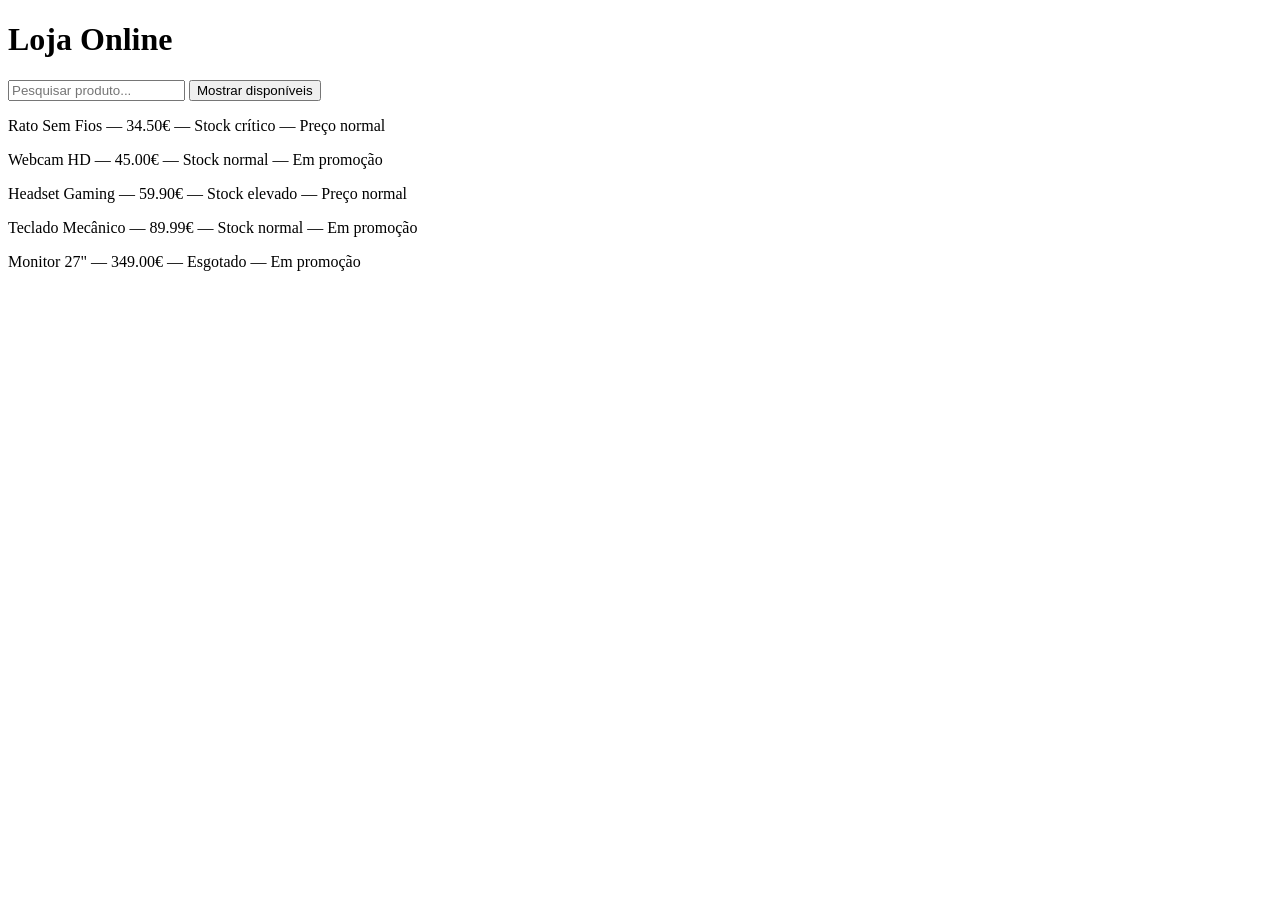
<file: F00_Revisão Diagnóstica/index.html>
<!doctype html>
<html lang="pt">
  <head>
    <meta charset="UTF-8" />
    <meta
      name="viewport"
      content="width=device-width, initial-scale=1.0"
    />
    <title>Loja Online</title>

    <script defer src="script.js"></script>
  </head>
  <body>
    <!-- Exercício 10 -->
    <h1>Loja Online</h1>

    <!-- Exercício 14: campo de pesquisa (colocado antes do botão para ordem de leitura natural) -->
    <input
      type="text"
      id="filtro-nome"
      placeholder="Pesquisar produto..."
    />

    <!-- Exercício 10 -->
    <button
      type="button"
      id="btn-disponiveis"
    >
      Mostrar disponíveis
    </button>

    <!-- Exercício 10 -->
    <div id="lista-produtos"></div>
  </body>
</html>
</file>
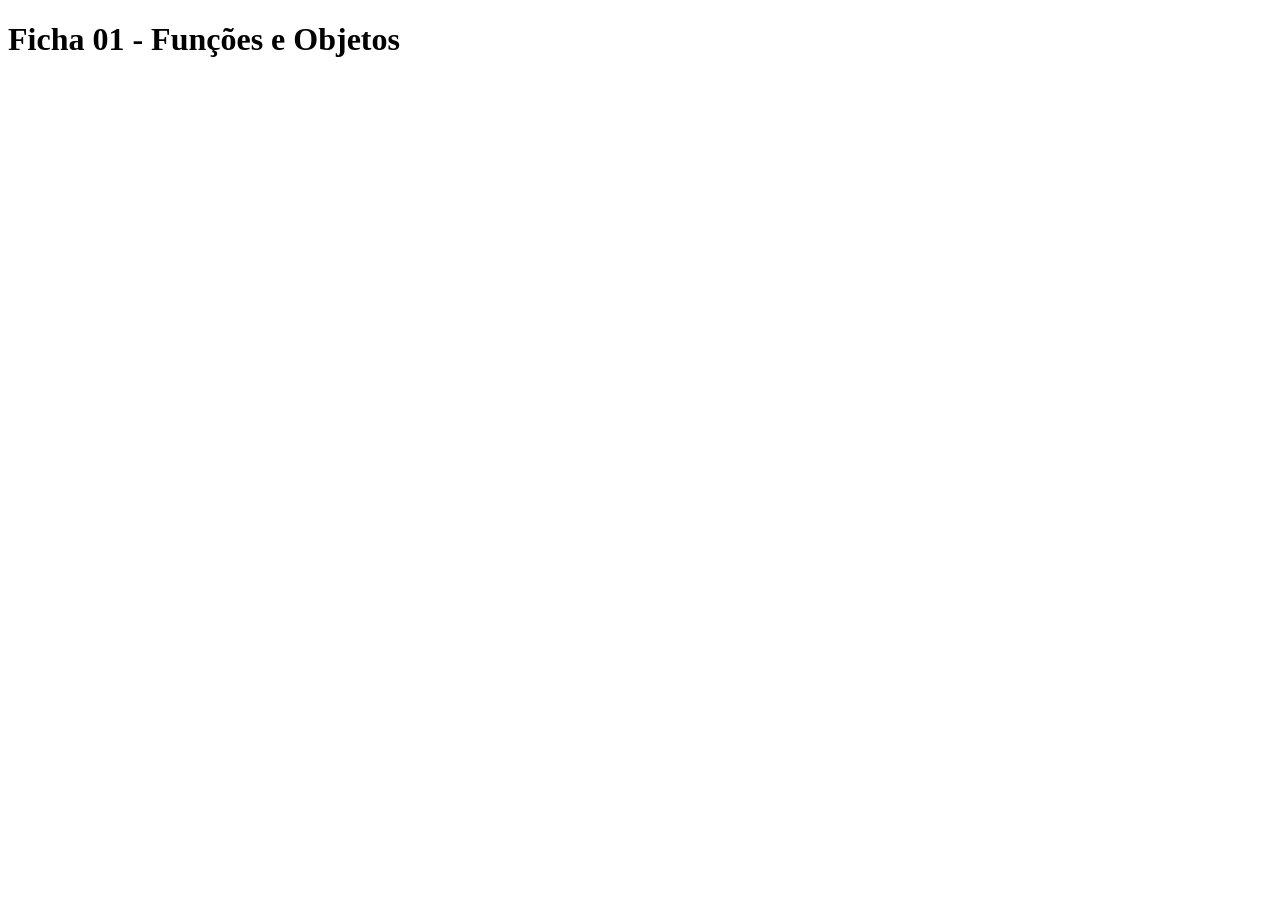
<file: F01_Funções e Objetos/index.html>
<!DOCTYPE html>
<html lang="pt">
  <head>
    <meta charset="UTF-8" />
    <meta name="viewport" content="width=device-width, initial-scale=1.0" />
    <title>SoundBase</title>
  </head>
  <body>
    <h1>Ficha 01 - Funções e Objetos</h1>
    <script src="script.js"></script>
  </body>
</html>
</file>
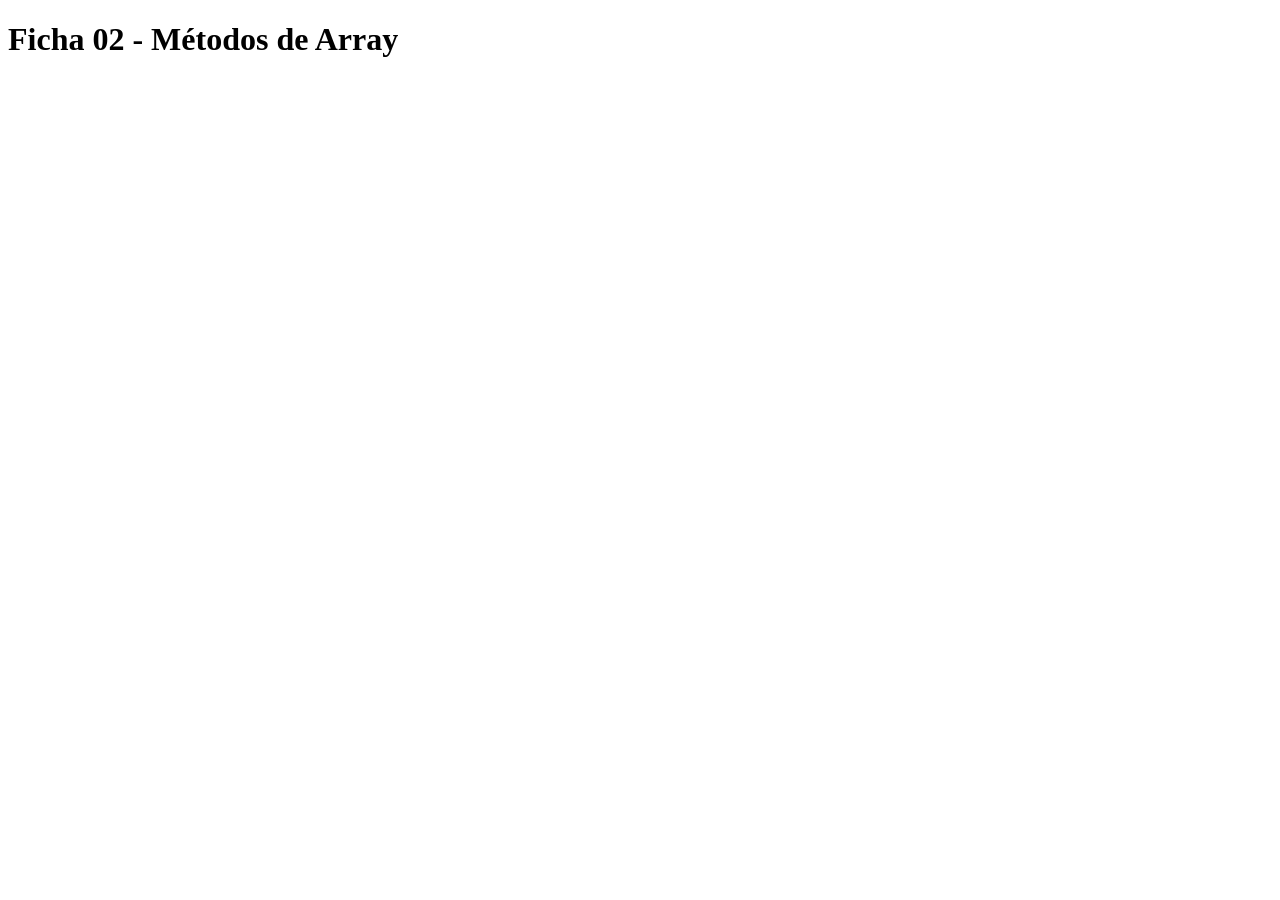
<file: F02_Métodos de Array/index.html>
<!DOCTYPE html>
<html lang="pt">
  <head>
    <meta charset="UTF-8" />
    <meta name="viewport" content="width=device-width, initial-scale=1.0" />
    <title>SoundBase</title>
  </head>
  <body>
    <h1>Ficha 02 - Métodos de Array</h1>
    <script src="soundbase-dados.js"></script>
    <script src="script.js"></script>
  </body>
</html>
</file>
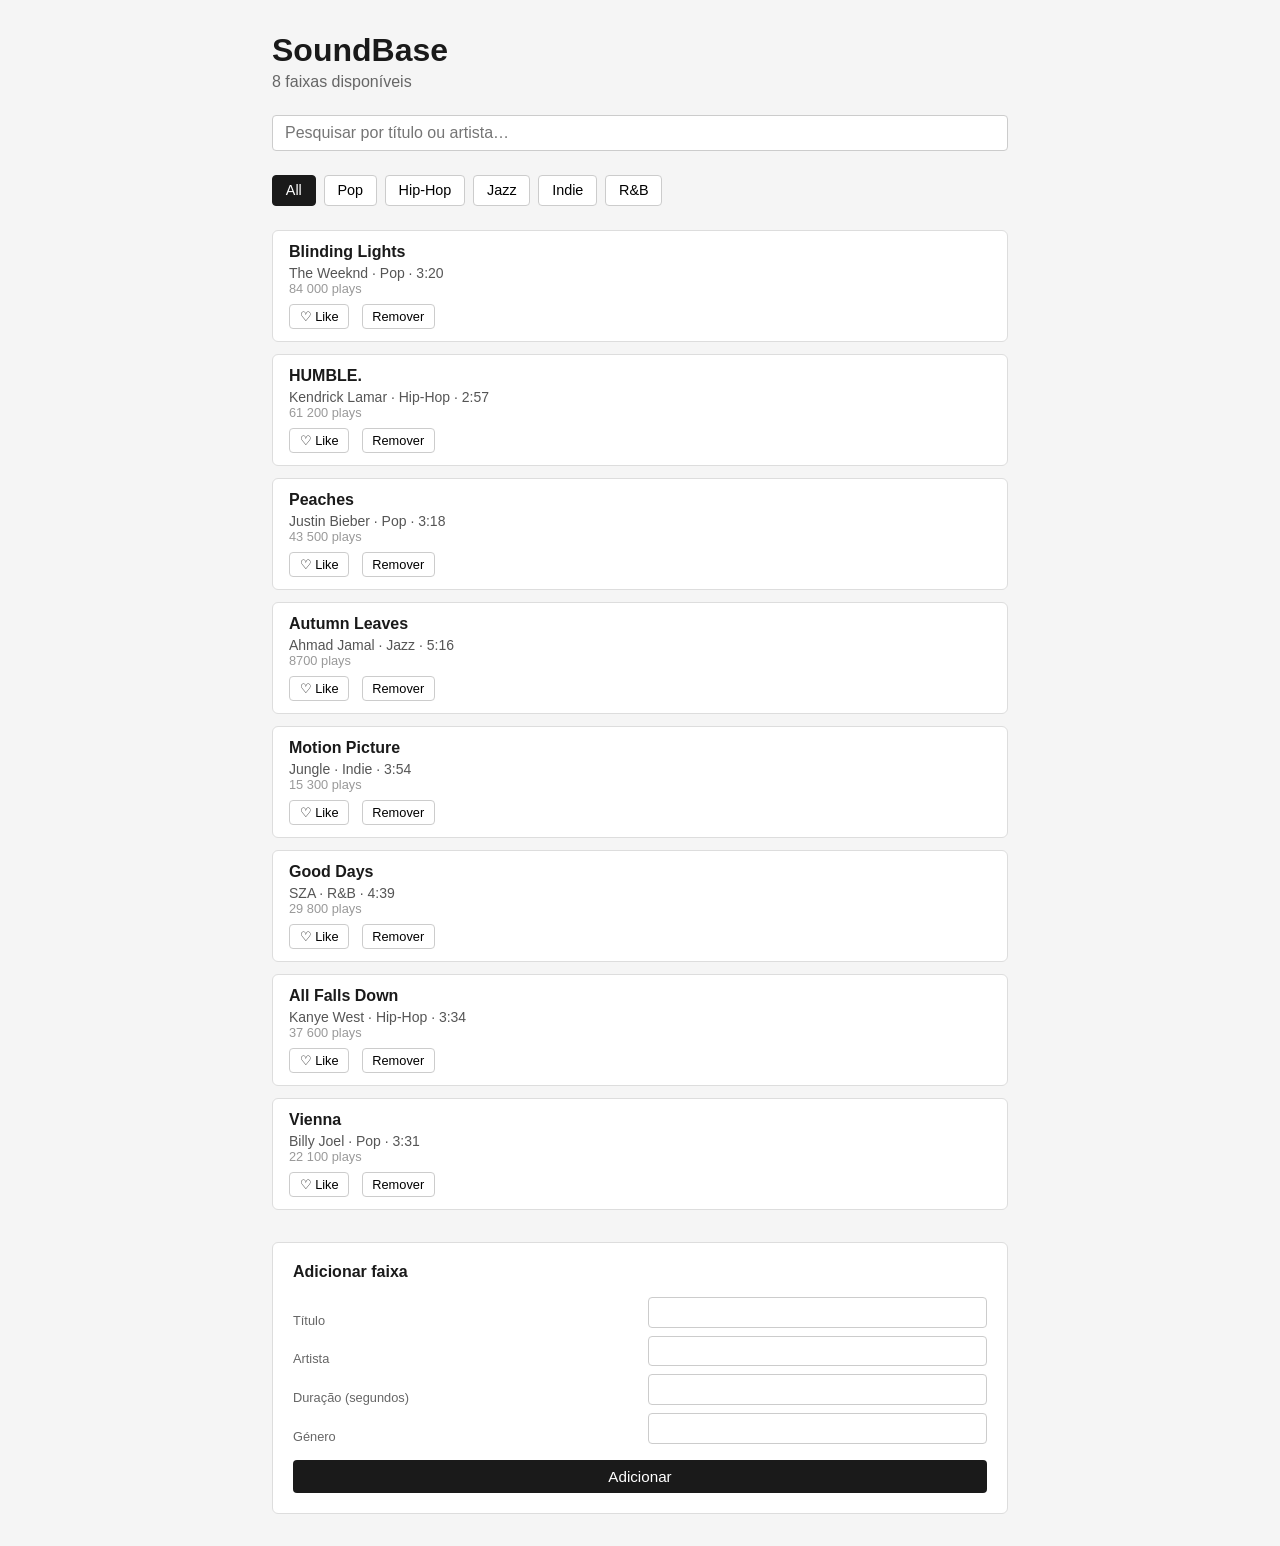
<file: F03_DOM e Eventos/index.html>
<!doctype html>
<html lang="pt">
  <head>
    <meta charset="UTF-8" />
    <meta
      name="viewport"
      content="width=device-width, initial-scale=1.0"
    />
    <title>SoundBase</title>
    <link
      rel="stylesheet"
      href="style.css"
    />
  </head>
  <body>
    <header>
      <h1 id="app-title">SoundBase</h1>
      <p id="track-count"></p>
    </header>

    <main>
      <section id="search-section">
        <input
          type="text"
          id="search-input"
          placeholder="Pesquisar…"
        />
      </section>
      <section id="genre-filters">
        <button
          class="btn-filter active"
          data-genre="all"
        >
          All
        </button>
        <button
          class="btn-filter"
          data-genre="Pop"
        >
          Pop
        </button>
        <button
          class="btn-filter"
          data-genre="Hip-Hop"
        >
          Hip-Hop
        </button>
        <button
          class="btn-filter"
          data-genre="Jazz"
        >
          Jazz
        </button>
        <button
          class="btn-filter"
          data-genre="Indie"
        >
          Indie
        </button>
        <button
          class="btn-filter"
          data-genre="R&B"
        >
          R&B
        </button>
      </section>

      <section id="catalogue-section">
        <div id="track-list"></div>
      </section>

      <section id="form-section">
        <h2>Adicionar faixa</h2>
        <form id="add-track-form">
          <label for="form-title">Título</label>
          <input
            type="text"
            id="form-title"
          />

          <label for="form-artist">Artista</label>
          <input
            type="text"
            id="form-artist"
          />

          <label for="form-duration">Duração (segundos)</label>
          <input
            type="number"
            id="form-duration"
            min="-10"
          />

          <label for="form-genre">Género</label>
          <input
            type="text"
            id="form-genre"
          />

          <button type="submit">Adicionar</button>
        </form>
      </section>
    </main>

    <script src="soundbase-dados.js"></script>
    <script src="script.js"></script>
  </body>
</html>
</file>
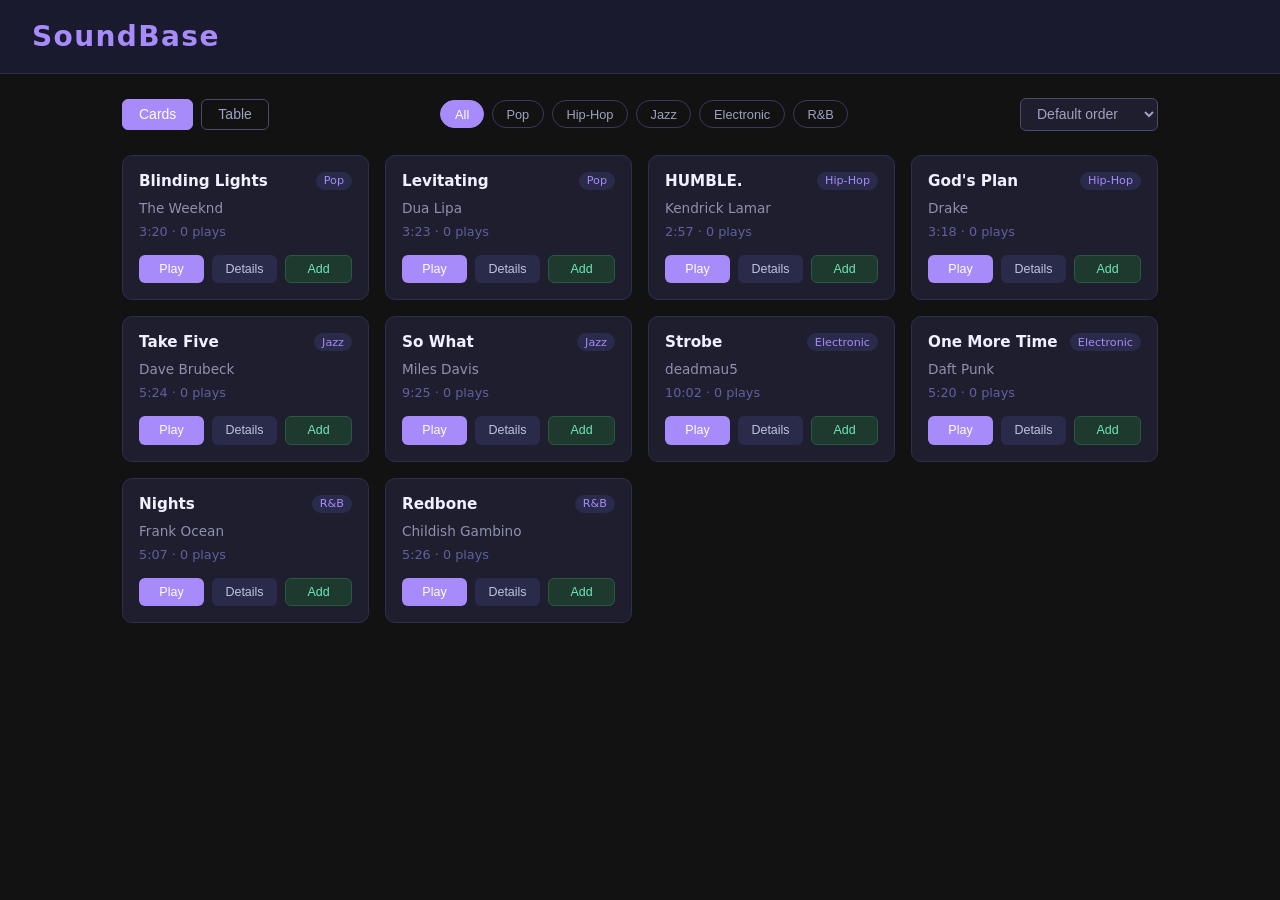
<file: F05_Soundbase Render/index.html>
<!DOCTYPE html>
<html lang="en">
<head>
  <meta charset="UTF-8">
  <meta name="viewport" content="width=device-width, initial-scale=1.0">
  <title>SoundBase</title>
  <link rel="stylesheet" href="style.css">
</head>
<body>

  <header>
    <h1 id="app-title">SoundBase</h1>
  </header>

  <main>
    <div class="toolbar">

      <div id="view-controls">
        <button class="btn-view active" data-view="cards">Cards</button>
        <button class="btn-view" data-view="table">Table</button>
      </div>

      <div id="filter-controls">
        <button class="btn-filter active" data-genre="all">All</button>
        <button class="btn-filter" data-genre="Pop">Pop</button>
        <button class="btn-filter" data-genre="Hip-Hop">Hip-Hop</button>
        <button class="btn-filter" data-genre="Jazz">Jazz</button>
        <button class="btn-filter" data-genre="Electronic">Electronic</button>
        <button class="btn-filter" data-genre="R&B">R&amp;B</button>
      </div>

      <!-- Desafio 1 — Sort controls -->
      <select id="sort-controls">
        <option value="default">Default order</option>
        <option value="title-asc">By title (A–Z)</option>
        <option value="plays-desc">By plays (↓)</option>
        <option value="duration-desc">By duration (↓)</option>
      </select>

    </div>

    <div id="catalogue-grid"></div>

    <div id="catalogue-table-container" class="hidden"></div>

    <div id="playlist-info" class="hidden"></div>

  </main>

  <div id="modal-overlay" class="hidden">
    <div id="modal-content"></div>
  </div>

  <script src="soundbase-dados.js"></script>
  <script src="soundbase-classes.js"></script>
  <script src="script.js"></script>

</body>
</html>
</file>
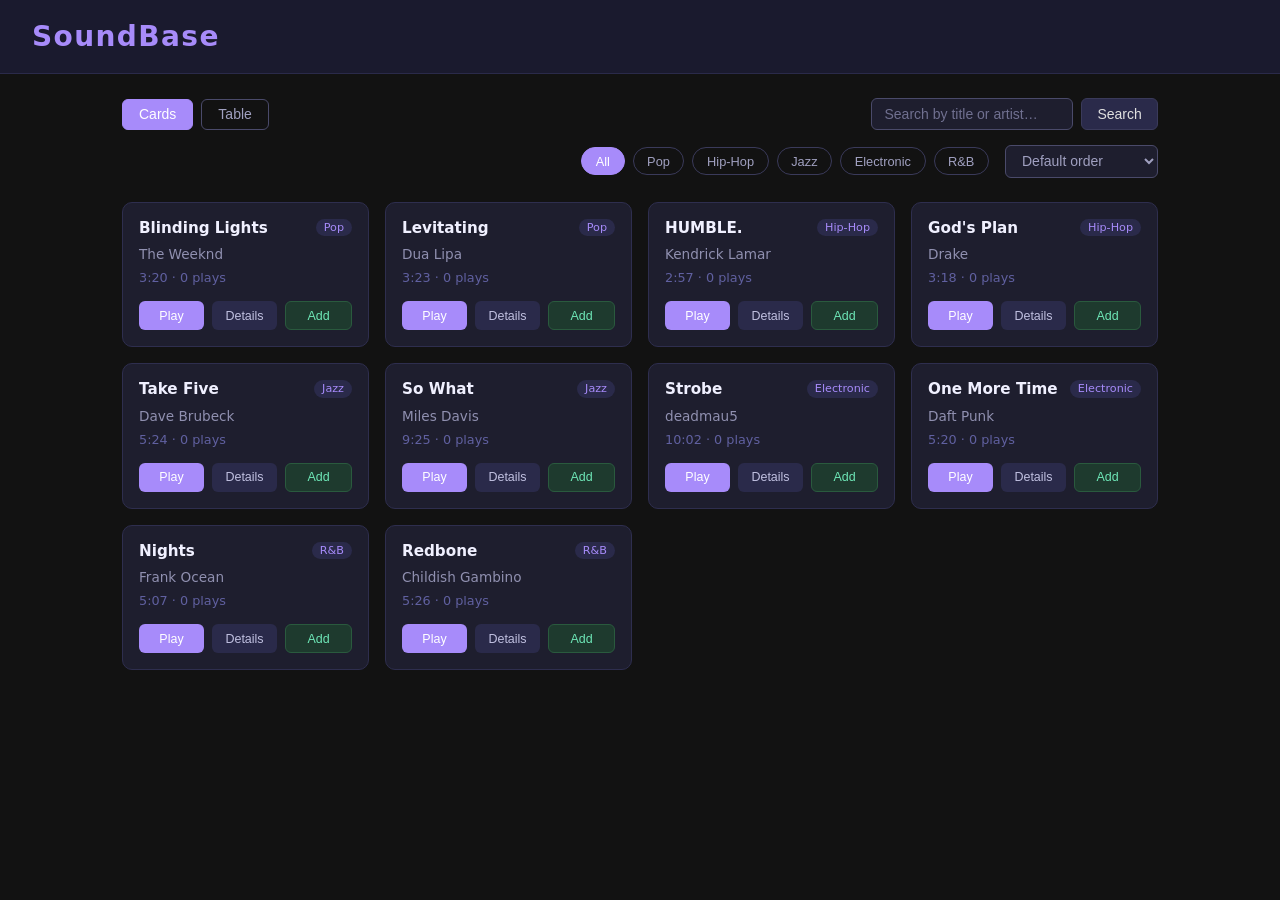
<file: F06_Soundbase MVC/index.html>
<!doctype html>
<html lang="en">
  <head>
    <meta charset="UTF-8" />
    <meta
      name="viewport"
      content="width=device-width, initial-scale=1.0"
    />
    <title>SoundBase</title>
    <link
      rel="stylesheet"
      href="css/style.css"
    />
  </head>
  <body>
    <header>
      <h1 id="app-title">SoundBase</h1>
    </header>

    <main>
      <div class="toolbar">
        <div class="toolbar-row toolbar-row-top">
          <div id="view-controls">
              <!-- Botões de view serão inseridos dinamicamente aqui -->
          </div>

          <div id="search-controls">
            <input
              type="text"
              id="search-input"
              placeholder="Search by title or artist…"
            />
            <button id="btn-search">Search</button>
          </div>
        </div>

        <div class="toolbar-row toolbar-row-bottom">
          <div id="filter-controls">
             <!-- Filtros serão inseridos dinamicamente aqui -->
          </div>

          <select id="sort-controls">
            <!-- Ordenações inseridas dinamicamente -->
          </select>
        </div>
      </div>

      <div id="catalogue-grid"></div>
      <div
        id="catalogue-table-container"
        class="hidden"
      ></div>
      <div
        id="playlist-info"
        class="hidden"
      ></div>

      <!-- Desafio: Recently Played -->
      <div
        id="recently-played"
        class="hidden"
      ></div>
    </main>

    <div
      id="modal-overlay"
      class="hidden"
    >
      <div id="modal-content"></div>
    </div>

    <script
      type="module"
      src="js/app.js"
    ></script>
  </body>
</html>
</file>
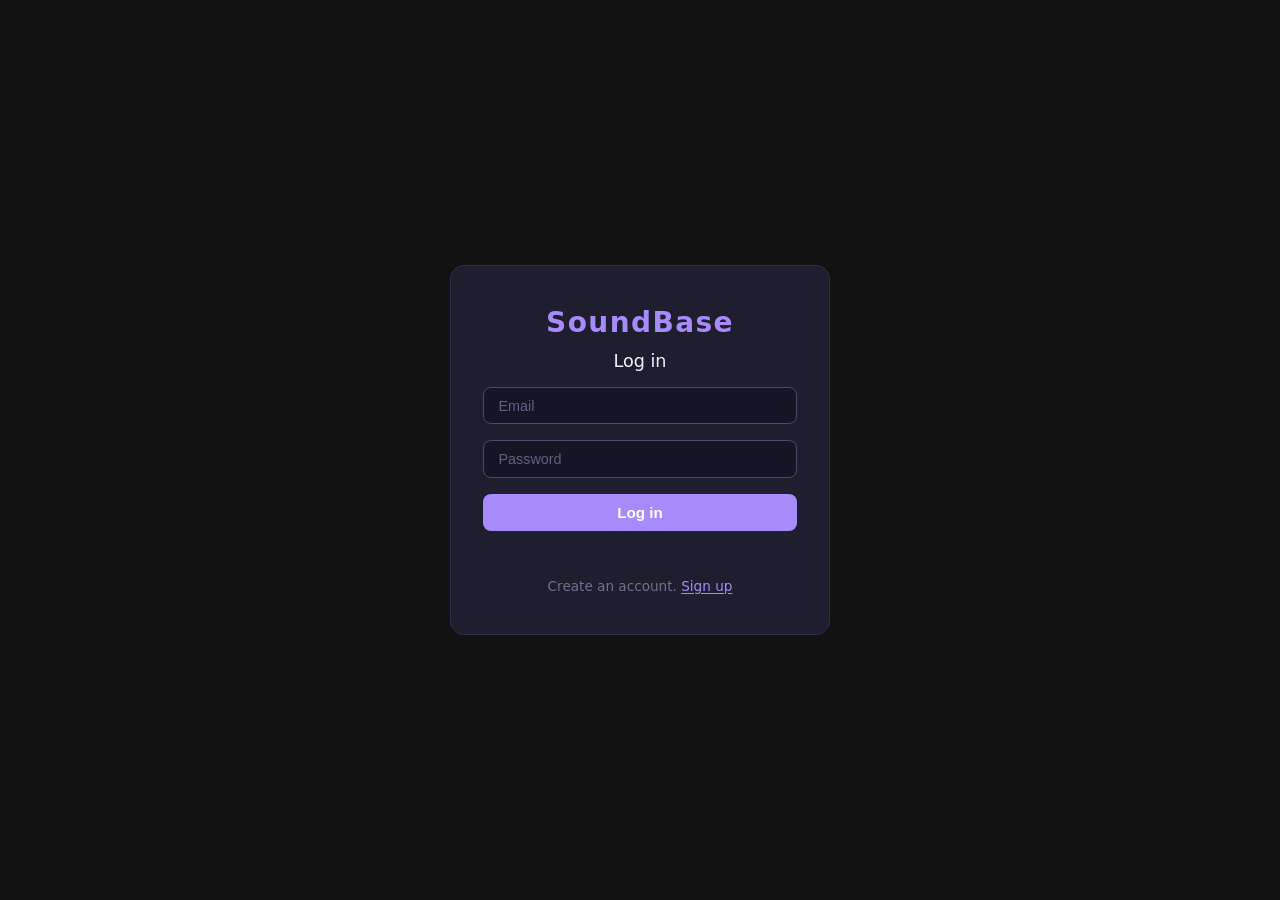
<file: F07_Soundbase Auth/index.html>
<!DOCTYPE html>
<html lang="pt">
<head>
  <meta charset="UTF-8" />
  <meta name="viewport" content="width=device-width, initial-scale=1.0" />
  <title>SoundBase</title>
  <link rel="stylesheet" href="css/style.css" />
</head>
<body>
  <!-- Toda a UI é injetada aqui pelos render*() das views. -->
  <div id="app"></div>
  <script type="module" src="js/app.js"></script>
</body>
</html>
</file>
<file: F03_DOM e Eventos/style.css>
/* SoundBase — F03 base styles */

*, *::before, *::after {
  box-sizing: border-box;
  margin: 0;
  padding: 0;
}

body {
  font-family: sans-serif;
  background: #f5f5f5;
  color: #1a1a1a;
  padding: 2rem;
  max-width: 800px;
  margin: 0 auto;
}

/* Header */

header {
  margin-bottom: 1.5rem;
}

header h1 {
  font-size: 2rem;
}

header p {
  color: #666;
  margin-top: 0.25rem;
}

/* Search */

#search-section {
  margin-bottom: 1.5rem;
}

#search-input {
  width: 100%;
  padding: 0.5rem 0.75rem;
  font-size: 1rem;
  border: 1px solid #ccc;
  border-radius: 4px;
}

/* Genre Filters */

#genre-filters {
  display: flex;
  gap: 0.5rem;
  margin-bottom: 1.5rem;
}

.btn-filter {
  padding: 0.4rem 0.8rem;
  font-size: 0.9rem;
  border: 1px solid #ccc;
  border-radius: 4px;
  cursor: pointer;
  background: #fff;
}

.btn-filter.active {
  background: #1a1a1a;
  color: #fff;
  border-color: #1a1a1a;
}

/* Track list */

#track-list {
  display: flex;
  flex-direction: column;
  gap: 0.75rem;
  margin-bottom: 2rem;
}

.track-card {
  background: #fff;
  border: 1px solid #ddd;
  border-radius: 6px;
  padding: 0.75rem 1rem;
}

.track-card h3 {
  font-size: 1rem;
  margin-bottom: 0.25rem;
}

.track-card p {
  font-size: 0.875rem;
  color: #555;
}

.track-card .plays {
  font-size: 0.8rem;
  color: #999;
  margin-bottom: 0.5rem;
}

.track-card button {
  margin-right: 0.5rem;
  padding: 0.25rem 0.6rem;
  font-size: 0.8rem;
  border: 1px solid #ccc;
  border-radius: 4px;
  cursor: pointer;
  background: #fff;
}

.track-card button:hover {
  background: #f0f0f0;
}

.track-card button.liked {
  border-color: #e05;
  color: #e05;
}

/* Form */

#form-section {
  background: #fff;
  border: 1px solid #ddd;
  border-radius: 6px;
  padding: 1.25rem;
}

#form-section h2 {
  font-size: 1rem;
  margin-bottom: 1rem;
}

#add-track-form {
  display: grid;
  grid-template-columns: 1fr 1fr;
  gap: 0.5rem 1rem;
}

#add-track-form label {
  font-size: 0.8rem;
  color: #666;
  align-self: end;
}

#add-track-form input {
  padding: 0.4rem 0.6rem;
  font-size: 0.9rem;
  border: 1px solid #ccc;
  border-radius: 4px;
}

#add-track-form button[type="submit"] {
  grid-column: 1 / -1;
  margin-top: 0.5rem;
  padding: 0.5rem;
  font-size: 0.95rem;
  background: #1a1a1a;
  color: #fff;
  border: none;
  border-radius: 4px;
  cursor: pointer;
}

#add-track-form button[type="submit"]:hover {
  background: #333;
}
</file>
<file: F05_Soundbase Render/style.css>
/* Reset & base */

*, *::before, *::after {
  box-sizing: border-box;
  margin: 0;
  padding: 0;
}

body {
  font-family: 'Segoe UI', system-ui, sans-serif;
  background: #121212;
  color: #e0e0e0;
  min-height: 100vh;
}

/* Utility */

.hidden {
  display: none !important;
}

/* Header */

header {
  background: #1a1a2e;
  padding: 1.25rem 2rem;
  border-bottom: 1px solid #2a2a4a;
}

#app-title {
  color: #a78bfa;
  font-size: 1.75rem;
  letter-spacing: 0.05em;
}

/* Main layout */

main {
  max-width: 1100px;
  margin: 0 auto;
  padding: 1.5rem 2rem;
}

/* Toolbar */

.toolbar {
  display: flex;
  flex-wrap: wrap;
  justify-content: space-between;
  gap: 1rem;
  align-items: center;
  margin-bottom: 1.5rem;
}

/* View controls */

#view-controls {
  display: flex;
  gap: 0.5rem;
}

.btn-view {
  padding: 0.4rem 1rem;
  border: 1px solid #4a4a6a;
  border-radius: 6px;
  background: transparent;
  color: #a0a0c0;
  cursor: pointer;
  font-size: 0.875rem;
  transition: all 0.2s;
}

.btn-view:hover,
.btn-view.active {
  background: #a78bfa;
  color: #fff;
  border-color: #a78bfa;
}

/* Filter controls */

#filter-controls {
  display: flex;
  flex-wrap: wrap;
  gap: 0.5rem;
}

.btn-filter {
  padding: 0.35rem 0.85rem;
  border: 1px solid #3a3a5a;
  border-radius: 20px;
  background: transparent;
  color: #a0a0c0;
  cursor: pointer;
  font-size: 0.8rem;
  transition: all 0.2s;
}

.btn-filter:hover {
  border-color: #a78bfa;
  color: #a78bfa;
}

.btn-filter.active {
  background: #a78bfa;
  color: #fff;
  border-color: #a78bfa;
}

/* Sort controls */
#sort-controls {
  padding: 0.4rem 0.75rem;
  border: 1px solid #4a4a6a;
  border-radius: 6px;
  background: #1e1e2e;
  color: #a0a0c0;
  font-size: 0.875rem;
  cursor: pointer;
  outline: none;
  transition: border-color 0.2s;
}

#sort-controls:hover,
#sort-controls:focus {
  border-color: #a78bfa;
  color: #e0e0e0;
}

#sort-controls option {
  background: #1e1e2e;
  color: #e0e0e0;
}

/* Catalogue grid */

#catalogue-grid {
  display: grid;
  grid-template-columns: repeat(auto-fill, minmax(220px, 1fr));
  gap: 1rem;
}

/* Track card */

.track-card {
  background: #1e1e2e;
  border: 1px solid #2e2e4e;
  border-radius: 10px;
  padding: 1rem;
  display: flex;
  flex-direction: column;
  gap: 0.5rem;
  transition: border-color 0.2s, transform 0.15s;
}

.track-card:hover {
  border-color: #a78bfa;
}

.card-header {
  display: flex;
  justify-content: space-between;
  align-items: flex-start;
  gap: 0.5rem;
}

.card-header h3 {
  font-size: 0.95rem;
  color: #f0f0ff;
  line-height: 1.3;
}

.genre-tag {
  font-size: 0.7rem;
  padding: 0.15rem 0.5rem;
  border-radius: 12px;
  background: #2a2a4a;
  color: #a78bfa;
  white-space: nowrap;
  flex-shrink: 0;
}

.track-card .artist {
  font-size: 0.85rem;
  color: #9090b0;
}

.track-card .meta {
  font-size: 0.8rem;
  color: #6060a0;
}

.card-actions {
  display: flex;
  gap: 0.5rem;
  margin-top: auto;
  padding-top: 0.5rem;
}

.btn-play,
.btn-details,
.btn-add {
  flex: 1;
  padding: 0.4rem 0;
  border: none;
  border-radius: 6px;
  font-size: 0.78rem;
  cursor: pointer;
  transition: background 0.2s;
}

.btn-play {
  background: #a78bfa;
  color: #fff;
}

.btn-play:hover {
  background: #8b5cf6;
}

.btn-details {
  background: #2a2a4a;
  color: #c0c0e0;
}

.btn-details:hover {
  background: #3a3a6a;
}

.btn-add {
  background: #1e3a2e;
  color: #6ee7b7;
  border: 1px solid #2a5a3e;
}

.btn-add:hover {
  background: #2a5a3e;
}

/* Table */

#catalogue-table-container {
  overflow-x: auto;
}

#catalogue-table-container table {
  width: 100%;
  border-collapse: collapse;
  font-size: 0.875rem;
}

#catalogue-table-container thead {
  background: #1a1a2e;
}

#catalogue-table-container th {
  padding: 0.75rem 1rem;
  text-align: left;
  color: #a78bfa;
  font-weight: 600;
  border-bottom: 1px solid #2e2e4e;
}

#catalogue-table-container td {
  padding: 0.7rem 1rem;
  border-bottom: 1px solid #1e1e2e;
  color: #c0c0e0;
}

#catalogue-table-container tbody tr:hover {
  background: #1e1e2e;
}

/* Modal */

#modal-overlay {
  position: fixed;
  inset: 0;
  background: rgba(0, 0, 0, 0.7);
  display: flex;
  align-items: center;
  justify-content: center;
  z-index: 100;
}

.modal-card {
  background: #1e1e2e;
  border: 1px solid #3e3e6e;
  border-radius: 12px;
  padding: 2rem;
  min-width: 300px;
  max-width: 480px;
  width: 90%;
  position: relative;
  display: flex;
  flex-direction: column;
  gap: 0.6rem;
}

.modal-card h2 {
  color: #f0f0ff;
  font-size: 1.25rem;
  margin-bottom: 0.25rem;
}

.modal-card p {
  color: #a0a0c0;
  font-size: 0.9rem;
}

.btn-close {
  position: absolute;
  top: 0.75rem;
  right: 0.75rem;
  background: transparent;
  border: none;
  color: #6060a0;
  font-size: 1.1rem;
  cursor: pointer;
  line-height: 1;
  padding: 0.25rem 0.4rem;
  border-radius: 4px;
  transition: color 0.2s;
}

.btn-close:hover {
  color: #f0f0ff;
}

.btn-close:focus {
  outline: 2px solid #a78bfa;
  outline-offset: 2px;
}

/* Playlist info */

#playlist-info {
  margin-top: 2rem;
  padding: 1rem 1.25rem;
  background: #1a1a2e;
  border: 1px solid #2a2a4a;
  border-radius: 10px;
  font-size: 0.875rem;
  color: #a0a0c0;
}

#playlist-info h3 {
  color: #a78bfa;
  margin-bottom: 0.35rem;
}
</file>
<file: F06_Soundbase MVC/css/style.css>
/* Reset & base */

*, *::before, *::after {
  box-sizing: border-box;
  margin: 0;
  padding: 0;
}

body {
  font-family: 'Segoe UI', system-ui, sans-serif;
  background: #121212;
  color: #e0e0e0;
  min-height: 100vh;
}

/* Utility */

.hidden {
  display: none !important;
}

/* Header */

header {
  background: #1a1a2e;
  padding: 1.25rem 2rem;
  border-bottom: 1px solid #2a2a4a;
}

#app-title {
  color: #a78bfa;
  font-size: 1.75rem;
  letter-spacing: 0.05em;
}

/* Main layout */

main {
  max-width: 1100px;
  margin: 0 auto;
  padding: 1.5rem 2rem;
}

/* Toolbar */

.toolbar {
  display: flex;
  flex-direction: column;
  gap: 0.9rem;
  margin-bottom: 1.5rem;
}

.toolbar-row {
  display: grid;
  gap: 1rem;
  align-items: center;
}

.toolbar-row-top {
  grid-template-columns: auto minmax(0, 1fr);
}

.toolbar-row-bottom {
  grid-template-columns: minmax(0, 1fr) auto;
}

/* View controls */

#view-controls {
  display: flex;
  gap: 0.5rem;
}

/* Search controls */

#search-controls {
  display: flex;
  align-items: center;
  gap: 0.5rem;
  justify-self: end;
  max-width: 420px;
}

#search-input {
  flex: 1;
  min-width: 0;
  padding: 0.45rem 0.8rem;
  border: 1px solid #4a4a6a;
  border-radius: 6px;
  background: #1e1e2e;
  color: #e0e0e0;
  font-size: 0.875rem;
  outline: none;
  transition: border-color 0.2s, box-shadow 0.2s;
}

#search-input::placeholder {
  color: #707090;
}

#search-input:hover,
#search-input:focus {
  border-color: #a78bfa;
  box-shadow: 0 0 0 3px rgba(167, 139, 250, 0.12);
}

#btn-search {
  padding: 0.45rem 0.95rem;
  border: 1px solid #3a3a5a;
  border-radius: 6px;
  background: #2a2a4a;
  color: #e0e0e0;
  cursor: pointer;
  font-size: 0.875rem;
  transition: background 0.2s, border-color 0.2s, color 0.2s;
}

#btn-search:hover,
#btn-search:focus {
  background: #a78bfa;
  color: #fff;
  border-color: #a78bfa;
}

.btn-view {
  padding: 0.4rem 1rem;
  border: 1px solid #4a4a6a;
  border-radius: 6px;
  background: transparent;
  color: #a0a0c0;
  cursor: pointer;
  font-size: 0.875rem;
  transition: all 0.2s;
}

.btn-view:hover,
.btn-view.active {
  background: #a78bfa;
  color: #fff;
  border-color: #a78bfa;
}

/* Filter controls */

#filter-controls {
  display: flex;
  flex-wrap: wrap;
  gap: 0.5rem;
  justify-self: end;
}

.btn-filter {
  padding: 0.35rem 0.85rem;
  border: 1px solid #3a3a5a;
  border-radius: 20px;
  background: transparent;
  color: #a0a0c0;
  cursor: pointer;
  font-size: 0.8rem;
  transition: all 0.2s;
}

.btn-filter:hover {
  border-color: #a78bfa;
  color: #a78bfa;
}

.btn-filter.active {
  background: #a78bfa;
  color: #fff;
  border-color: #a78bfa;
}

/* Sort controls */
#sort-controls {
  padding: 0.4rem 0.75rem;
  border: 1px solid #4a4a6a;
  border-radius: 6px;
  background: #1e1e2e;
  color: #a0a0c0;
  font-size: 0.875rem;
  cursor: pointer;
  outline: none;
  transition: border-color 0.2s;
}

#sort-controls:hover,
#sort-controls:focus {
  border-color: #a78bfa;
  color: #e0e0e0;
}

#sort-controls option {
  background: #1e1e2e;
  color: #e0e0e0;
}

@media (max-width: 760px) {
  .toolbar-row-top,
  .toolbar-row-bottom {
    grid-template-columns: 1fr;
  }

  #search-controls,
  #filter-controls,
  #sort-controls {
    justify-self: stretch;
    max-width: none;
  }

  #search-controls {
    width: 100%;
  }

  #search-input {
    width: 100%;
  }

  #sort-controls {
    width: 100%;
  }
}

/* Catalogue grid */

#catalogue-grid {
  display: grid;
  grid-template-columns: repeat(auto-fill, minmax(220px, 1fr));
  gap: 1rem;
}

/* Track card */

.track-card {
  background: #1e1e2e;
  border: 1px solid #2e2e4e;
  border-radius: 10px;
  padding: 1rem;
  display: flex;
  flex-direction: column;
  gap: 0.5rem;
  transition: border-color 0.2s, transform 0.15s;
}

.track-card:hover {
  border-color: #a78bfa;
}

.card-header {
  display: flex;
  justify-content: space-between;
  align-items: flex-start;
  gap: 0.5rem;
}

.card-header h3 {
  font-size: 0.95rem;
  color: #f0f0ff;
  line-height: 1.3;
}

.genre-tag {
  font-size: 0.7rem;
  padding: 0.15rem 0.5rem;
  border-radius: 12px;
  background: #2a2a4a;
  color: #a78bfa;
  white-space: nowrap;
  flex-shrink: 0;
}

.track-card .artist {
  font-size: 0.85rem;
  color: #9090b0;
}

.track-card .meta {
  font-size: 0.8rem;
  color: #6060a0;
}

.card-actions {
  display: flex;
  gap: 0.5rem;
  margin-top: auto;
  padding-top: 0.5rem;
}

.btn-play,
.btn-details,
.btn-add {
  flex: 1;
  padding: 0.4rem 0;
  border: none;
  border-radius: 6px;
  font-size: 0.78rem;
  cursor: pointer;
  transition: background 0.2s;
}

.btn-play {
  background: #a78bfa;
  color: #fff;
}

.btn-play:hover {
  background: #8b5cf6;
}

.btn-details {
  background: #2a2a4a;
  color: #c0c0e0;
}

.btn-details:hover {
  background: #3a3a6a;
}

.btn-add {
  background: #1e3a2e;
  color: #6ee7b7;
  border: 1px solid #2a5a3e;
}

.btn-add:hover {
  background: #2a5a3e;
}

/* Table */

#catalogue-table-container {
  overflow-x: auto;
}

#catalogue-table-container table {
  width: 100%;
  border-collapse: collapse;
  font-size: 0.875rem;
}

#catalogue-table-container thead {
  background: #1a1a2e;
}

#catalogue-table-container th {
  padding: 0.75rem 1rem;
  text-align: left;
  color: #a78bfa;
  font-weight: 600;
  border-bottom: 1px solid #2e2e4e;
}

#catalogue-table-container td {
  padding: 0.7rem 1rem;
  border-bottom: 1px solid #1e1e2e;
  color: #c0c0e0;
}

#catalogue-table-container tbody tr:hover {
  background: #1e1e2e;
}

/* Modal */

#modal-overlay {
  position: fixed;
  inset: 0;
  background: rgba(0, 0, 0, 0.7);
  display: flex;
  align-items: center;
  justify-content: center;
  z-index: 100;
}

.modal-card {
  background: #1e1e2e;
  border: 1px solid #3e3e6e;
  border-radius: 12px;
  padding: 2rem;
  min-width: 300px;
  max-width: 480px;
  width: 90%;
  position: relative;
  display: flex;
  flex-direction: column;
  gap: 0.6rem;
}

.modal-card h2 {
  color: #f0f0ff;
  font-size: 1.25rem;
  margin-bottom: 0.25rem;
}

.modal-card p {
  color: #a0a0c0;
  font-size: 0.9rem;
}

.btn-close {
  position: absolute;
  top: 0.75rem;
  right: 0.75rem;
  background: transparent;
  border: none;
  color: #6060a0;
  font-size: 1.1rem;
  cursor: pointer;
  line-height: 1;
  padding: 0.25rem 0.4rem;
  border-radius: 4px;
  transition: color 0.2s;
}

.btn-close:hover {
  color: #f0f0ff;
}

.btn-close:focus {
  outline: 2px solid #a78bfa;
  outline-offset: 2px;
}

/* Playlist info */

#playlist-info {
  margin-top: 2rem;
  padding: 1rem 1.25rem;
  background: #1a1a2e;
  border: 1px solid #2a2a4a;
  border-radius: 10px;
  font-size: 0.875rem;
  color: #a0a0c0;
}

#playlist-info h3 {
  color: #a78bfa;
  margin-bottom: 0.35rem;
}

/* Recently played */

#recently-played {
  margin-top: 1.25rem;
  padding: 1rem 1.25rem;
  background: linear-gradient(180deg, #1a1a2e 0%, #171728 100%);
  border: 1px solid #2f2f50;
  border-radius: 10px;
  box-shadow: 0 10px 24px rgba(0, 0, 0, 0.18);
}

#recently-played h3 {
  color: #f0f0ff;
  font-size: 0.95rem;
  margin-bottom: 0.75rem;
  letter-spacing: 0.03em;
}

#recently-played ul {
  list-style: none;
  display: grid;
  gap: 0.45rem;
}

#recently-played li {
  display: flex;
  align-items: baseline;
  padding: 0.55rem 0.7rem;
  border-radius: 8px;
  background: #1e1e2e;
  border: 1px solid #2a2a4a;
  color: #c0c0e0;
  font-size: 0.88rem;
}
</file>
<file: F07_Soundbase Auth/css/style.css>
/* Reset & base */

*, *::before, *::after {
  box-sizing: border-box;
  margin: 0;
  padding: 0;
}

body {
  font-family: 'Segoe UI', system-ui, sans-serif;
  background: #121212;
  color: #e0e0e0;
  min-height: 100vh;
}

/* Utility */

.hidden,
[hidden] {
  display: none !important;
}

/* Auth screens */

.auth-screen {
  min-height: 100vh;
  display: flex;
  align-items: center;
  justify-content: center;
  background: #121212;
}

.auth-box {
  background: #1e1e2e;
  border: 1px solid #2e2e4e;
  border-radius: 14px;
  padding: 2.5rem 2rem;
  width: 100%;
  max-width: 380px;
  display: flex;
  flex-direction: column;
  gap: 1rem;
}

.auth-box h1 {
  color: #a78bfa;
  font-size: 1.75rem;
  letter-spacing: 0.05em;
  text-align: center;
}

.auth-box h2 {
  color: #f0f0ff;
  font-size: 1.1rem;
  font-weight: 500;
  text-align: center;
  margin-top: -0.25rem;
}

.auth-box input {
  padding: 0.6rem 0.9rem;
  border: 1px solid #4a4a6a;
  border-radius: 8px;
  background: #151525;
  color: #e0e0e0;
  font-size: 0.9rem;
  outline: none;
  transition: border-color 0.2s, box-shadow 0.2s;
}

.auth-box input::placeholder {
  color: #606080;
}

.auth-box input:focus {
  border-color: #a78bfa;
  box-shadow: 0 0 0 3px rgba(167, 139, 250, 0.12);
}

.auth-box button {
  padding: 0.65rem;
  border: none;
  border-radius: 8px;
  background: #a78bfa;
  color: #fff;
  font-size: 0.95rem;
  font-weight: 600;
  cursor: pointer;
  transition: background 0.2s;
}

.auth-box button:hover {
  background: #8b5cf6;
}

.error-msg {
  font-size: 0.82rem;
  color: #f87171;
  min-height: 1.1em;
  text-align: center;
}

.auth-link {
  font-size: 0.85rem;
  color: #707090;
  text-align: center;
}

.auth-link span {
  color: #a78bfa;
  cursor: pointer;
  text-decoration: underline;
  text-underline-offset: 2px;
}

.auth-link span:hover {
  color: #c4b5fd;
}

/* App header */

.app-header {
  background: #1a1a2e;
  padding: 1.25rem 2rem;
  border-bottom: 1px solid #2a2a4a;
  display: flex;
  align-items: center;
  gap: 1.5rem;
}

.app-header #btn-logout {
  margin-left: auto;
}

.app-header h1 {
  color: #a78bfa;
  font-size: 1.75rem;
  letter-spacing: 0.05em;
}

/* Nav de admin (visível apenas para admins dentro do app-screen) */

#app-nav {
  display: flex;
  gap: 0.25rem;
}

#app-nav a {
  padding: 0.35rem 0.9rem;
  border: 1px solid #3a3a5a;
  border-radius: 6px;
  color: #a0a0c0;
  text-decoration: none;
  font-size: 0.85rem;
  transition: all 0.2s;
}

#app-nav a:hover {
  border-color: #a78bfa;
  color: #a78bfa;
}

#app-nav a.active {
  background: #a78bfa;
  border-color: #a78bfa;
  color: #fff;
}

#btn-logout {
  padding: 0.4rem 1rem;
  border: 1px solid #4a4a6a;
  border-radius: 8px;
  background: transparent;
  color: #a0a0c0;
  font-size: 0.85rem;
  cursor: pointer;
  transition: all 0.2s;
}

#btn-logout:hover {
  background: #f87171;
  border-color: #f87171;
  color: #fff;
}

/* App screen wrapper */

#soundbase-app,
#admin-panel {
  max-width: 1100px;
  margin: 0 auto;
  padding: 1.5rem 2rem;
}

/* Admin panel */

#admin-panel h2 {
  color: #f0f0ff;
  font-size: 1.25rem;
  margin-bottom: 1.5rem;
}

#admin-panel h3 {
  color: #a78bfa;
  font-size: 0.95rem;
  margin-bottom: 0.75rem;
}

#add-track-form {
  background: #1e1e2e;
  border: 1px solid #2e2e4e;
  border-radius: 10px;
  padding: 1.25rem;
  display: flex;
  flex-wrap: wrap;
  gap: 0.6rem;
  align-items: flex-end;
  margin-bottom: 2rem;
}

#add-track-form h3 {
  flex: 1 0 100%;
  margin-bottom: 0.25rem;
}

#add-track-form input {
  flex: 1 1 160px;
  padding: 0.5rem 0.8rem;
  border: 1px solid #4a4a6a;
  border-radius: 6px;
  background: #151525;
  color: #e0e0e0;
  font-size: 0.875rem;
  outline: none;
  transition: border-color 0.2s;
}

#add-track-form input::placeholder {
  color: #606080;
}

#add-track-form input:focus {
  border-color: #a78bfa;
}

#btn-add-track {
  margin-left: auto;
  padding: 0.5rem 1.1rem;
  border: none;
  border-radius: 6px;
  background: #a78bfa;
  color: #fff;
  font-size: 0.875rem;
  font-weight: 600;
  cursor: pointer;
  white-space: nowrap;
  transition: background 0.2s;
}

#btn-add-track:hover {
  background: #8b5cf6;
}

#admin-panel table {
  width: 100%;
  border-collapse: collapse;
  font-size: 0.875rem;
}

#admin-panel thead {
  background: #1a1a2e;
}

#admin-panel th {
  padding: 0.75rem 1rem;
  text-align: left;
  color: #a78bfa;
  font-weight: 600;
  border-bottom: 1px solid #2e2e4e;
}

#admin-panel td {
  padding: 0.7rem 1rem;
  border-bottom: 1px solid #1e1e2e;
  color: #c0c0e0;
}

#admin-panel tbody tr:hover {
  background: #1e1e2e;
}

.btn-remove {
  padding: 0.3rem 0.75rem;
  border: 1px solid #5a2a2a;
  border-radius: 6px;
  background: #2a1a1a;
  color: #f87171;
  font-size: 0.8rem;
  cursor: pointer;
  transition: all 0.2s;
}

.btn-remove:hover {
  background: #f87171;
  color: #fff;
  border-color: #f87171;
}

/* Header (legacy - kept for backward compat) */

header {
  background: #1a1a2e;
  padding: 1.25rem 2rem;
  border-bottom: 1px solid #2a2a4a;
}

#app-title {
  color: #a78bfa;
  font-size: 1.75rem;
  letter-spacing: 0.05em;
}

/* Main layout */

main {
  max-width: 1100px;
  margin: 0 auto;
  padding: 1.5rem 2rem;
}

/* Toolbar */

.toolbar {
  display: flex;
  flex-direction: column;
  gap: 0.9rem;
  margin-bottom: 1.5rem;
}

.toolbar-row {
  display: grid;
  gap: 1rem;
  align-items: center;
}

.toolbar-row-top {
  grid-template-columns: auto minmax(0, 1fr);
}

.toolbar-row-bottom {
  grid-template-columns: minmax(0, 1fr) auto;
}

/* View controls */

#view-controls {
  display: flex;
  gap: 0.5rem;
}

/* Search controls */

#search-controls {
  display: flex;
  align-items: center;
  gap: 0.5rem;
  justify-self: end;
  max-width: 420px;
}

#search-input {
  flex: 1;
  min-width: 0;
  padding: 0.45rem 0.8rem;
  border: 1px solid #4a4a6a;
  border-radius: 6px;
  background: #1e1e2e;
  color: #e0e0e0;
  font-size: 0.875rem;
  outline: none;
  transition: border-color 0.2s, box-shadow 0.2s;
}

#search-input::placeholder {
  color: #707090;
}

#search-input:hover,
#search-input:focus {
  border-color: #a78bfa;
  box-shadow: 0 0 0 3px rgba(167, 139, 250, 0.12);
}

#btn-search {
  padding: 0.45rem 0.95rem;
  border: 1px solid #3a3a5a;
  border-radius: 6px;
  background: #2a2a4a;
  color: #e0e0e0;
  cursor: pointer;
  font-size: 0.875rem;
  transition: background 0.2s, border-color 0.2s, color 0.2s;
}

#btn-search:hover,
#btn-search:focus {
  background: #a78bfa;
  color: #fff;
  border-color: #a78bfa;
}

.btn-view {
  padding: 0.4rem 1rem;
  border: 1px solid #4a4a6a;
  border-radius: 6px;
  background: transparent;
  color: #a0a0c0;
  cursor: pointer;
  font-size: 0.875rem;
  transition: all 0.2s;
}

.btn-view:hover,
.btn-view.active {
  background: #a78bfa;
  color: #fff;
  border-color: #a78bfa;
}

/* Filter controls */

#filter-controls {
  display: flex;
  flex-wrap: wrap;
  gap: 0.5rem;
}

.btn-filter {
  padding: 0.35rem 0.85rem;
  border: 1px solid #3a3a5a;
  border-radius: 20px;
  background: transparent;
  color: #a0a0c0;
  cursor: pointer;
  font-size: 0.8rem;
  transition: all 0.2s;
}

.btn-filter:hover {
  border-color: #a78bfa;
  color: #a78bfa;
}

.btn-filter.active {
  background: #a78bfa;
  color: #fff;
  border-color: #a78bfa;
}

/* Sort controls */

#sort-controls {
  padding: 0.4rem 0.75rem;
  border: 1px solid #4a4a6a;
  border-radius: 6px;
  background: #1e1e2e;
  color: #a0a0c0;
  font-size: 0.875rem;
  cursor: pointer;
  outline: none;
  transition: border-color 0.2s;
}

#sort-controls:hover,
#sort-controls:focus {
  border-color: #a78bfa;
  color: #e0e0e0;
}

#sort-controls option {
  background: #1e1e2e;
  color: #e0e0e0;
}

@media (max-width: 760px) {
  .toolbar-row-top,
  .toolbar-row-bottom {
    grid-template-columns: 1fr;
  }

  #search-controls,
  #filter-controls,
  #sort-controls {
    justify-self: stretch;
    max-width: none;
  }

  #search-controls {
    width: 100%;
  }

  #search-input {
    width: 100%;
  }

  #sort-controls {
    width: 100%;
  }

  #add-track-form {
    flex-direction: column;
  }

  #add-track-form input,
  #btn-add-track {
    width: 100%;
    flex: none;
  }
}

/* Catalogue grid */

#catalogue-grid {
  display: grid;
  grid-template-columns: repeat(auto-fill, minmax(220px, 1fr));
  gap: 1rem;
}

/* Track card */

.track-card {
  background: #1e1e2e;
  border: 1px solid #2e2e4e;
  border-radius: 10px;
  padding: 1rem;
  display: flex;
  flex-direction: column;
  gap: 0.5rem;
  transition: border-color 0.2s, transform 0.15s;
}

.track-card:hover {
  border-color: #a78bfa;
}

.card-header {
  display: flex;
  justify-content: space-between;
  align-items: flex-start;
  gap: 0.5rem;
}

.card-header h3 {
  font-size: 0.95rem;
  color: #f0f0ff;
  line-height: 1.3;
}

.genre-tag {
  font-size: 0.7rem;
  padding: 0.15rem 0.5rem;
  border-radius: 12px;
  background: #2a2a4a;
  color: #a78bfa;
  white-space: nowrap;
  flex-shrink: 0;
}

.track-card .artist {
  font-size: 0.85rem;
  color: #9090b0;
}

.track-card .meta {
  font-size: 0.8rem;
  color: #6060a0;
}

.card-actions {
  display: flex;
  gap: 0.5rem;
  margin-top: auto;
  padding-top: 0.5rem;
}

.btn-play,
.btn-details,
.btn-add {
  flex: 1;
  padding: 0.4rem 0;
  border: none;
  border-radius: 6px;
  font-size: 0.78rem;
  cursor: pointer;
  transition: background 0.2s;
}

.btn-play {
  background: #a78bfa;
  color: #fff;
}

.btn-play:hover {
  background: #8b5cf6;
}

.btn-details {
  background: #2a2a4a;
  color: #c0c0e0;
}

.btn-details:hover {
  background: #3a3a6a;
}

.btn-add {
  background: #1e3a2e;
  color: #6ee7b7;
  border: 1px solid #2a5a3e;
}

.btn-add:hover {
  background: #2a5a3e;
}

/* Table */

#catalogue-table-container {
  overflow-x: auto;
}

#catalogue-table-container table {
  width: 100%;
  border-collapse: collapse;
  font-size: 0.875rem;
}

#catalogue-table-container thead {
  background: #1a1a2e;
}

#catalogue-table-container th {
  padding: 0.75rem 1rem;
  text-align: left;
  color: #a78bfa;
  font-weight: 600;
  border-bottom: 1px solid #2e2e4e;
}

#catalogue-table-container td {
  padding: 0.7rem 1rem;
  border-bottom: 1px solid #1e1e2e;
  color: #c0c0e0;
}

#catalogue-table-container tbody tr:hover {
  background: #1e1e2e;
}

/* Modal */

#modal-overlay {
  position: fixed;
  inset: 0;
  background: rgba(0, 0, 0, 0.7);
  display: flex;
  align-items: center;
  justify-content: center;
  z-index: 100;
}

.modal-card {
  background: #1e1e2e;
  border: 1px solid #3e3e6e;
  border-radius: 12px;
  padding: 2rem;
  min-width: 300px;
  max-width: 480px;
  width: 90%;
  position: relative;
  display: flex;
  flex-direction: column;
  gap: 0.6rem;
}

.modal-card h2 {
  color: #f0f0ff;
  font-size: 1.25rem;
  margin-bottom: 0.25rem;
}

.modal-card p {
  color: #a0a0c0;
  font-size: 0.9rem;
}

.btn-close {
  position: absolute;
  top: 0.75rem;
  right: 0.75rem;
  background: transparent;
  border: none;
  color: #6060a0;
  font-size: 1.1rem;
  cursor: pointer;
  line-height: 1;
  padding: 0.25rem 0.4rem;
  border-radius: 4px;
  transition: color 0.2s;
}

.btn-close:hover {
  color: #f0f0ff;
}

.btn-close:focus {
  outline: 2px solid #a78bfa;
  outline-offset: 2px;
}

/* Playlist info */

#playlist-info {
  margin-top: 2rem;
  padding: 1rem 1.25rem;
  background: #1a1a2e;
  border: 1px solid #2a2a4a;
  border-radius: 10px;
  font-size: 0.875rem;
  color: #a0a0c0;
}

#playlist-info h3 {
  color: #a78bfa;
  margin-bottom: 0.35rem;
}

/* Recently played */

#recently-played {
  margin-top: 1.25rem;
  padding: 1rem 1.25rem;
  background: linear-gradient(180deg, #1a1a2e 0%, #171728 100%);
  border: 1px solid #2f2f50;
  border-radius: 10px;
  box-shadow: 0 10px 24px rgba(0, 0, 0, 0.18);
}

#recently-played h3 {
  color: #f0f0ff;
  font-size: 0.95rem;
  margin-bottom: 0.75rem;
  letter-spacing: 0.03em;
}

#recently-played ul {
  list-style: none;
  display: grid;
  gap: 0.45rem;
}

#recently-played li {
  display: flex;
  align-items: baseline;
  padding: 0.55rem 0.7rem;
  border-radius: 8px;
  background: #1e1e2e;
  border: 1px solid #2a2a4a;
  color: #c0c0e0;
  font-size: 0.88rem;
}

/* Empty state */

.empty-state {
  padding: 3rem 1rem;
  text-align: center;
  color: #505070;
  font-size: 0.9rem;
}
</file>
